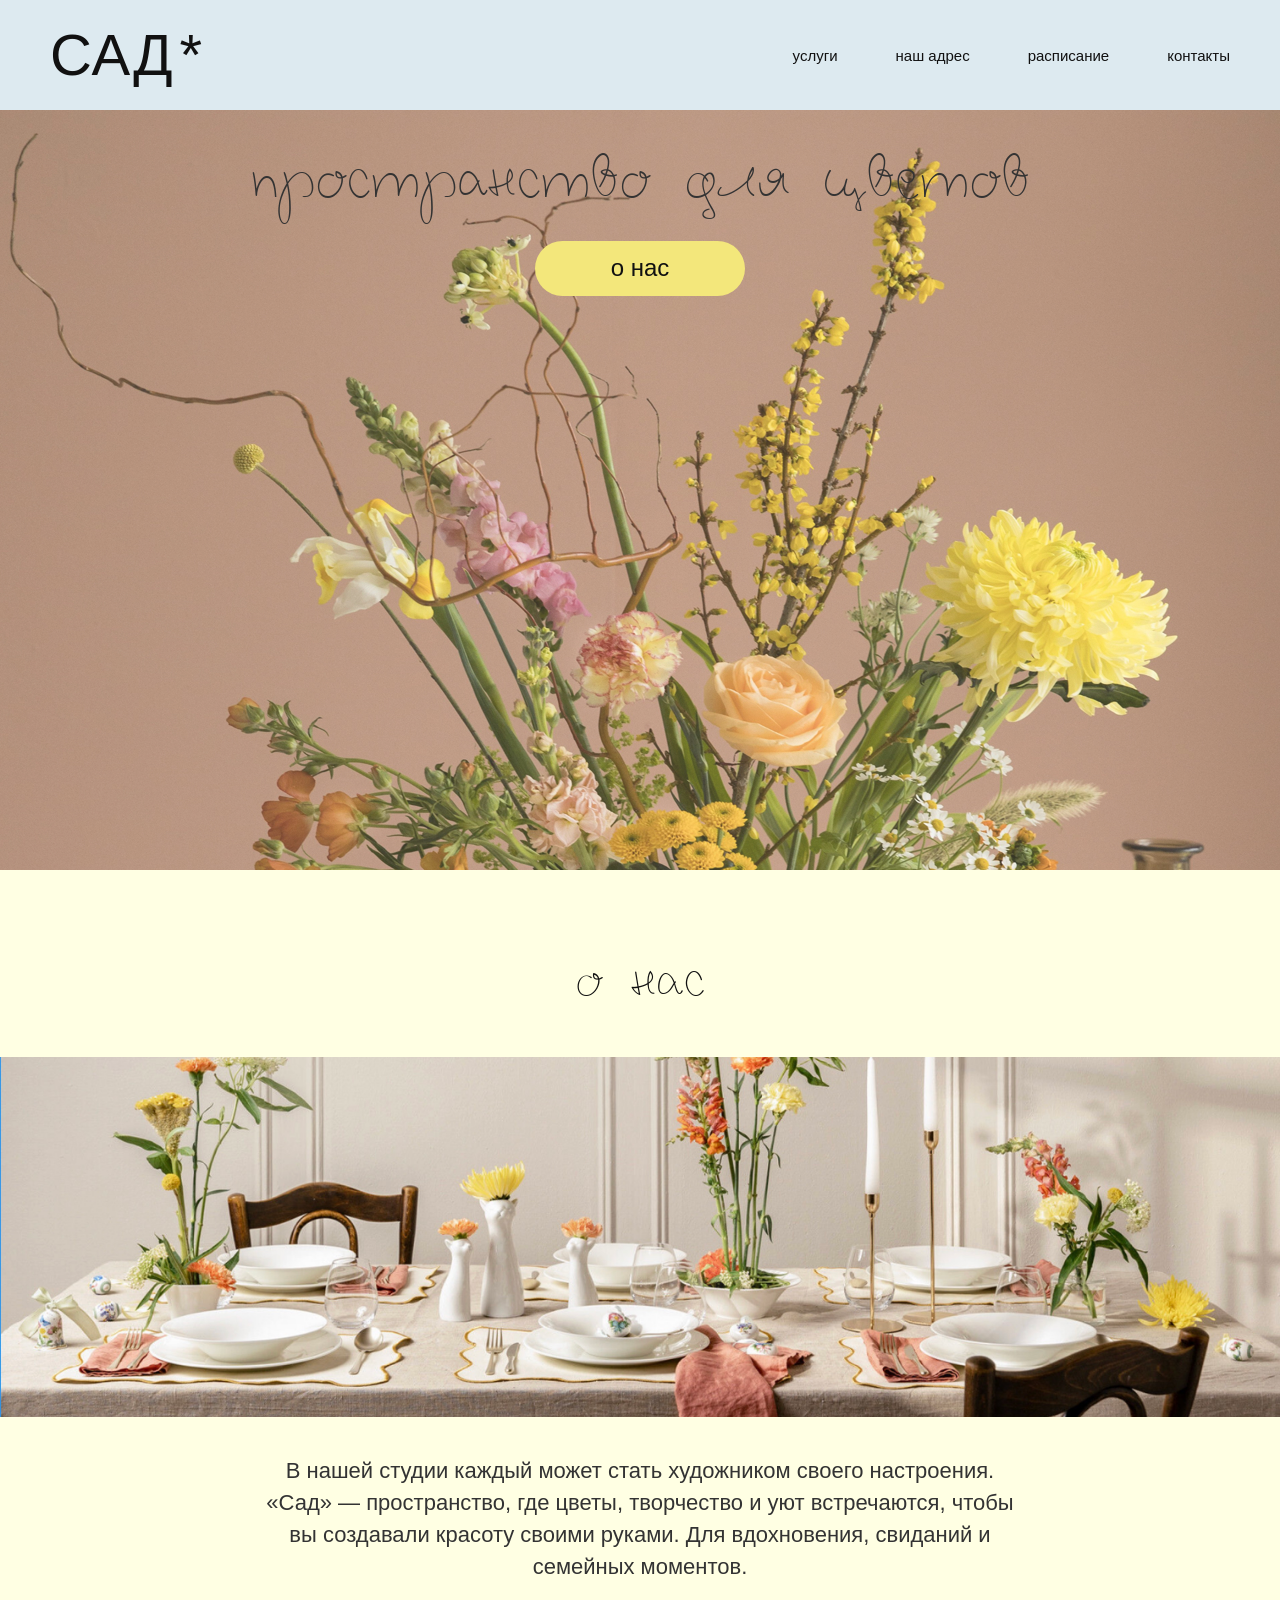
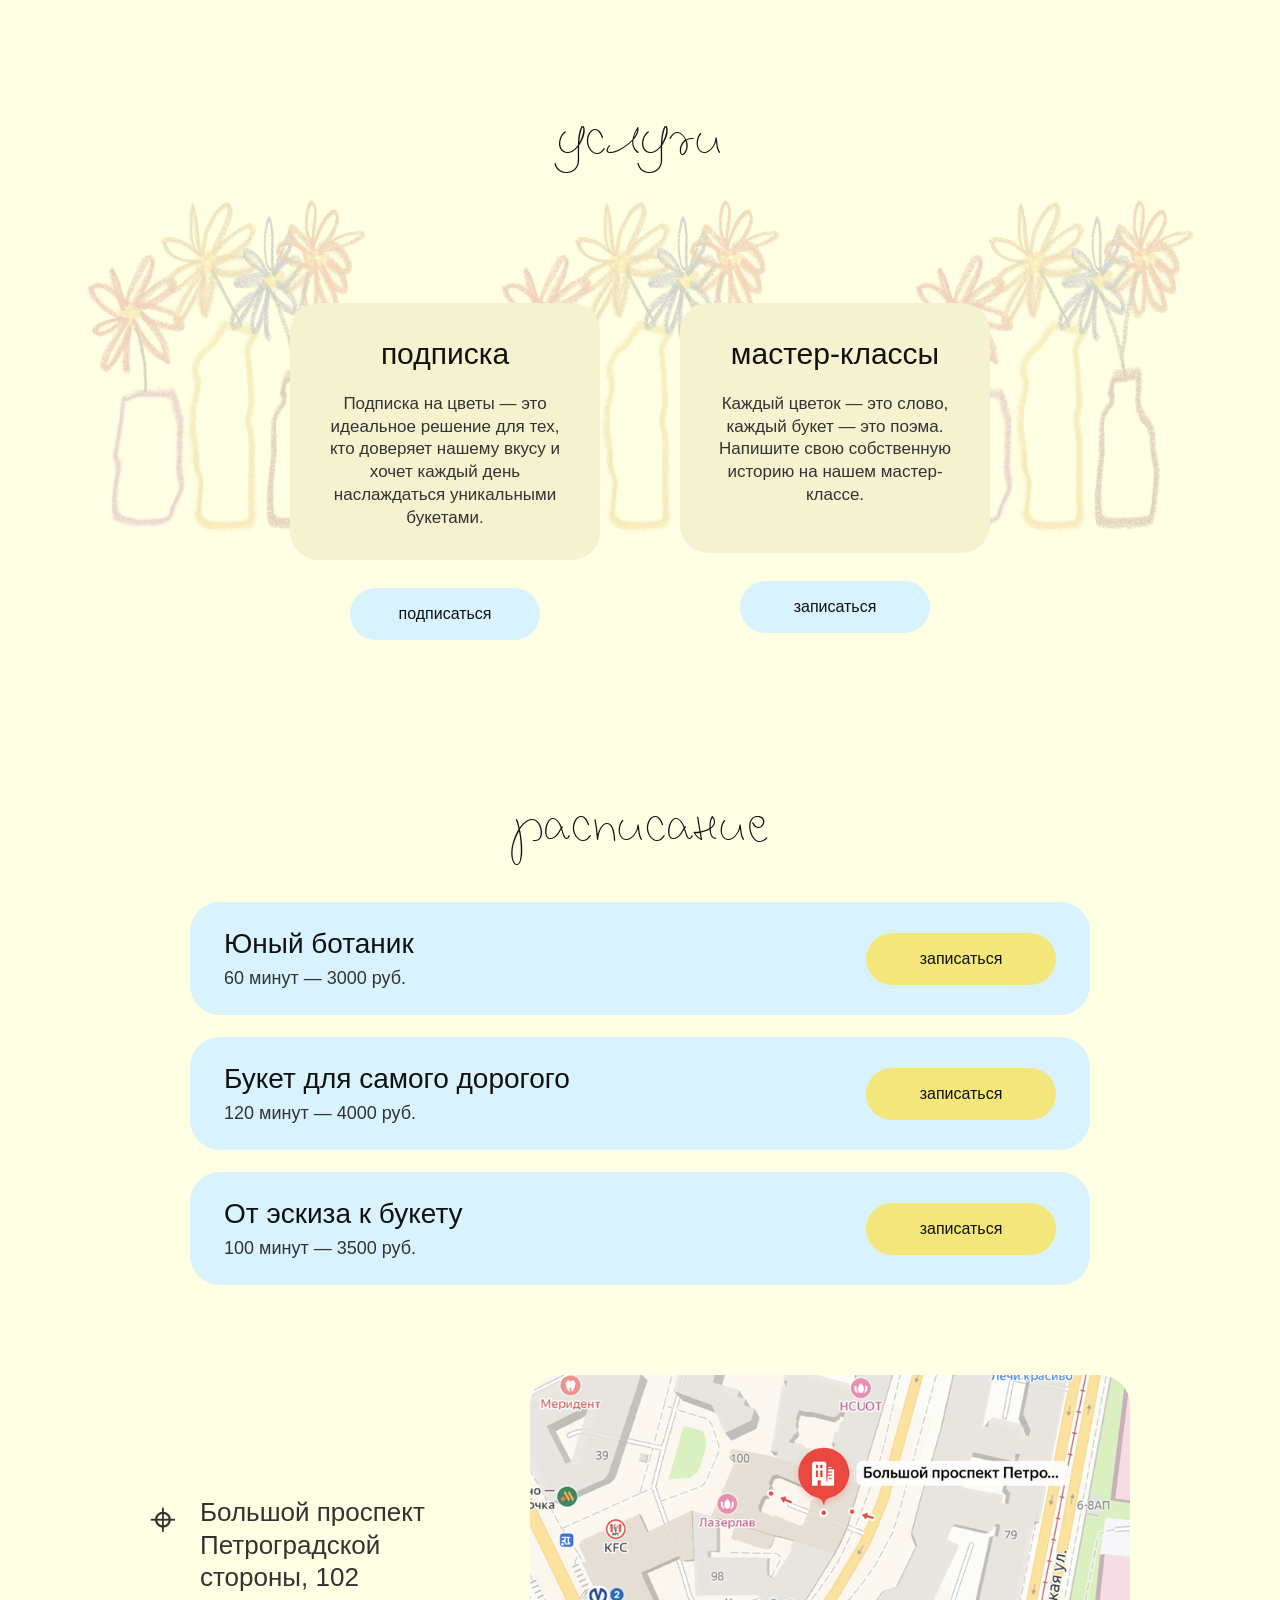
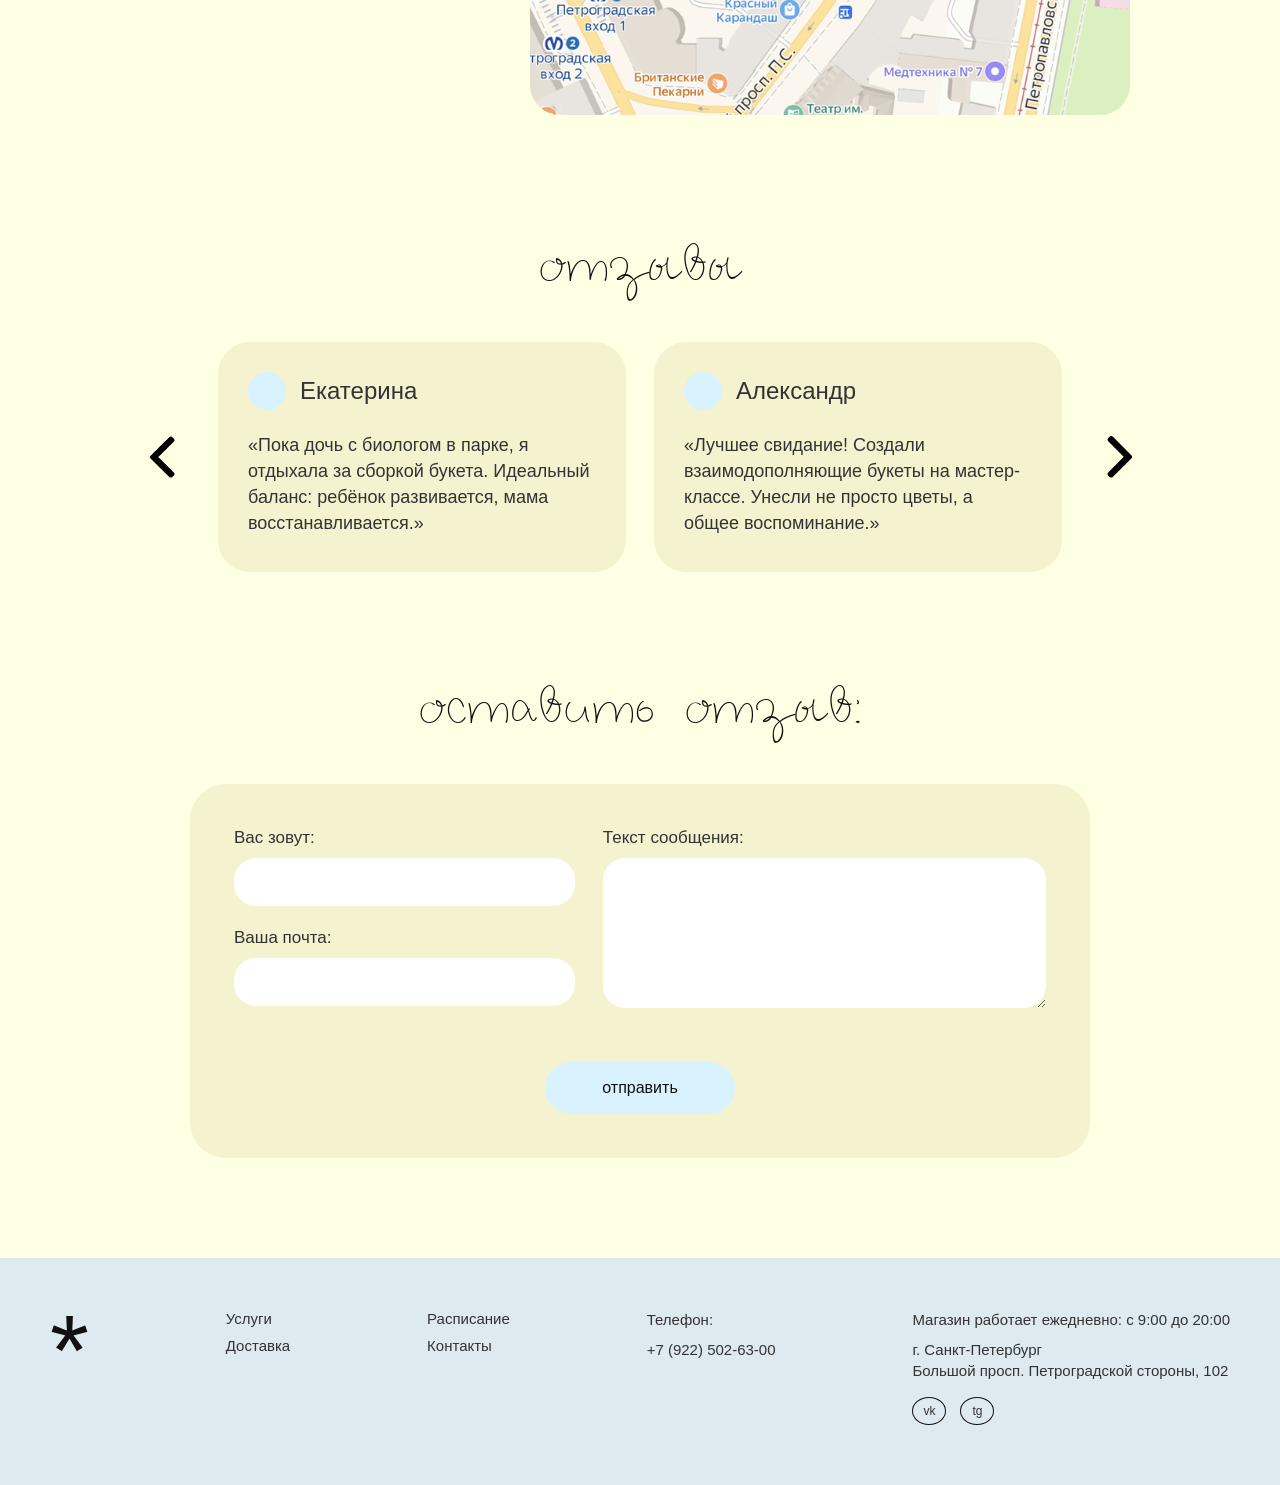
<file: index.html>
<!DOCTYPE html>
<html lang="ru">
<head>
  <meta charset="UTF-8">
  <meta name="viewport" content="width=device-width, initial-scale=1.0">
  <title>САД* — пространство для цветов</title>
  <link rel="stylesheet" href="style.css">
</head>

<body>

  <header class="header">
    <div class="container header__inner">
      <a class="logo" href="index.html">САД<span>*</span></a>

      <nav class="nav">
        <a href="master-classes.html">услуги</a>
        <a href="contacts.html">наш адрес</a>
        <a href="schedule.html">расписание</a>
        <a href="contacts.html">контакты</a>
      </nav>
    </div>
  </header>

  <main>

    <section class="hero">
      <img class="hero__image" src="images/main-hero.jpg" alt="Цветочная композиция">

      <div class="hero__content">
        <h1>пространство для цветов</h1>
        <a class="hero__button" href="#about">о нас</a>
      </div>
    </section>

    <section class="about" id="about">
      <h2 class="section-title">о нас</h2>

      <img class="about__image" src="images/about.jpg" alt="Цветочная сервировка">

      <p class="about__text">
        В нашей студии каждый может стать художником своего настроения. «Сад» — пространство,
        где цветы, творчество и уют встречаются, чтобы вы создавали красоту своими руками.
        Для вдохновения, свиданий и семейных моментов.
      </p>
    </section>

    <section class="services-preview" id="services">
  <h2 class="section-title">услуги</h2>

  <div class="services-preview__bg">

    <article class="service-small-card">
      <div class="service-small-card__box">
        <h3>подписка</h3>
        <p>
          Подписка на цветы — это идеальное решение для тех,
          кто доверяет нашему вкусу и хочет каждый день наслаждаться
          уникальными букетами.
        </p>
      </div>

      <a class="button button--yellow" href="subscriptions.html">
        подписаться
      </a>
    </article>

    <article class="service-small-card">
      <div class="service-small-card__box">
        <h3>мастер-классы</h3>
        <p>
          Каждый цветок — это слово, каждый букет — это поэма.
          Напишите свою собственную историю на нашем мастер-классе.
        </p>
      </div>

      <a class="button button--yellow" href="master-classes.html">
        записаться
      </a>
    </article>

  </div>
</section>

    <section class="schedule-preview">
      <h2 class="section-title">расписание</h2>

      <div class="schedule-list">

        <article class="schedule-item">
          <div>
            <h3>Юный ботаник</h3>
            <p>60 минут — 3000 руб.</p>
          </div>
          <button class="button button--yellow js-open-modal" data-service="Юный ботаник">
            записаться
          </button>
        </article>

        <article class="schedule-item">
          <div>
            <h3>Букет для самого дорогого</h3>
            <p>120 минут — 4000 руб.</p>
          </div>
          <button class="button button--yellow js-open-modal" data-service="Букет для самого дорогого">
            записаться
          </button>
        </article>

        <article class="schedule-item">
          <div>
            <h3>От эскиза к букету</h3>
            <p>100 минут — 3500 руб.</p>
          </div>
          <button class="button button--yellow js-open-modal" data-service="От эскиза к букету">
            записаться
          </button>
        </article>

      </div>
    </section>

    <section class="location-preview">
      <div class="location-preview__address">
        <span class="location-icon">⌖</span>
        <p>
          Большой проспект<br>
          Петроградской<br>
          стороны, 102
        </p>
      </div>

      <img class="location-preview__map" src="images/map.png" alt="Карта">
    </section>

    <section class="reviews">
  <h2 class="section-title">отзывы</h2>

  <div class="reviews__inner">
  <button class="reviews__arrow reviews__arrow--prev" type="button" aria-label="Предыдущий отзыв">
  <img src="images/arrow-left.png" alt="">
</button>

<div class="reviews__cards" id="reviewsCards"></div>

<button class="reviews__arrow reviews__arrow--next" type="button" aria-label="Следующий отзыв">
  <img src="images/arrow-right.png" alt="">
</button>
  </div>
</section>

    <section class="feedback">
      <h2 class="section-title">оставить отзыв:</h2>

      <form class="feedback-form">
        <div class="feedback-form__left">
          <label>
            Вас зовут:
            <input type="text">
          </label>

          <label>
            Ваша почта:
            <input type="email">
          </label>
        </div>

        <label class="feedback-form__message">
          Текст сообщения:
          <textarea></textarea>
        </label>

        <button class="button button--yellow" type="submit">отправить</button>
      </form>
    </section>

  </main>

  <footer class="footer">
    <div class="container footer__inner">
      <div class="footer__star">*</div>

      <div class="footer__links">
        <a href="master-classes.html">Услуги</a>
        <a href="contacts.html">Доставка</a>
      </div>

      <div class="footer__links">
        <a href="schedule.html">Расписание</a>
        <a href="contacts.html">Контакты</a>
      </div>

      <div class="footer__phone">
        <p>Телефон:</p>
        <a href="tel:+79225026300">+7 (922) 502-63-00</a>
      </div>

      <div class="footer__address">
        <p>Магазин работает ежедневно: с 9:00 до 20:00</p>
        <p>г. Санкт-Петербург<br>Большой просп. Петроградской стороны, 102</p>

        <div class="socials">
          <a href="#">vk</a>
          <a href="#">tg</a>
        </div>
      </div>
    </div>
  </footer>

  <div class="modal" id="signupModal">
    <div class="modal__window">
      <button class="modal__close" type="button">×</button>

      <h2>записаться</h2>

      <form class="modal-form">
        <label>
          Ваше имя:
          <input type="text" required>
        </label>

        <label>
          Телефон:
          <input type="tel" required>
        </label>

        <label>
          Почта:
          <input type="email">
        </label>

        <label>
          Услуга:
          <input class="modal-service-input" type="text" readonly>
        </label>

        <label>
          Комментарий:
          <textarea></textarea>
        </label>

        <button class="button button--yellow" type="submit">отправить</button>
      </form>
    </div>
  </div>

  <script src="script.js"></script>
</body>
</html>
</file>
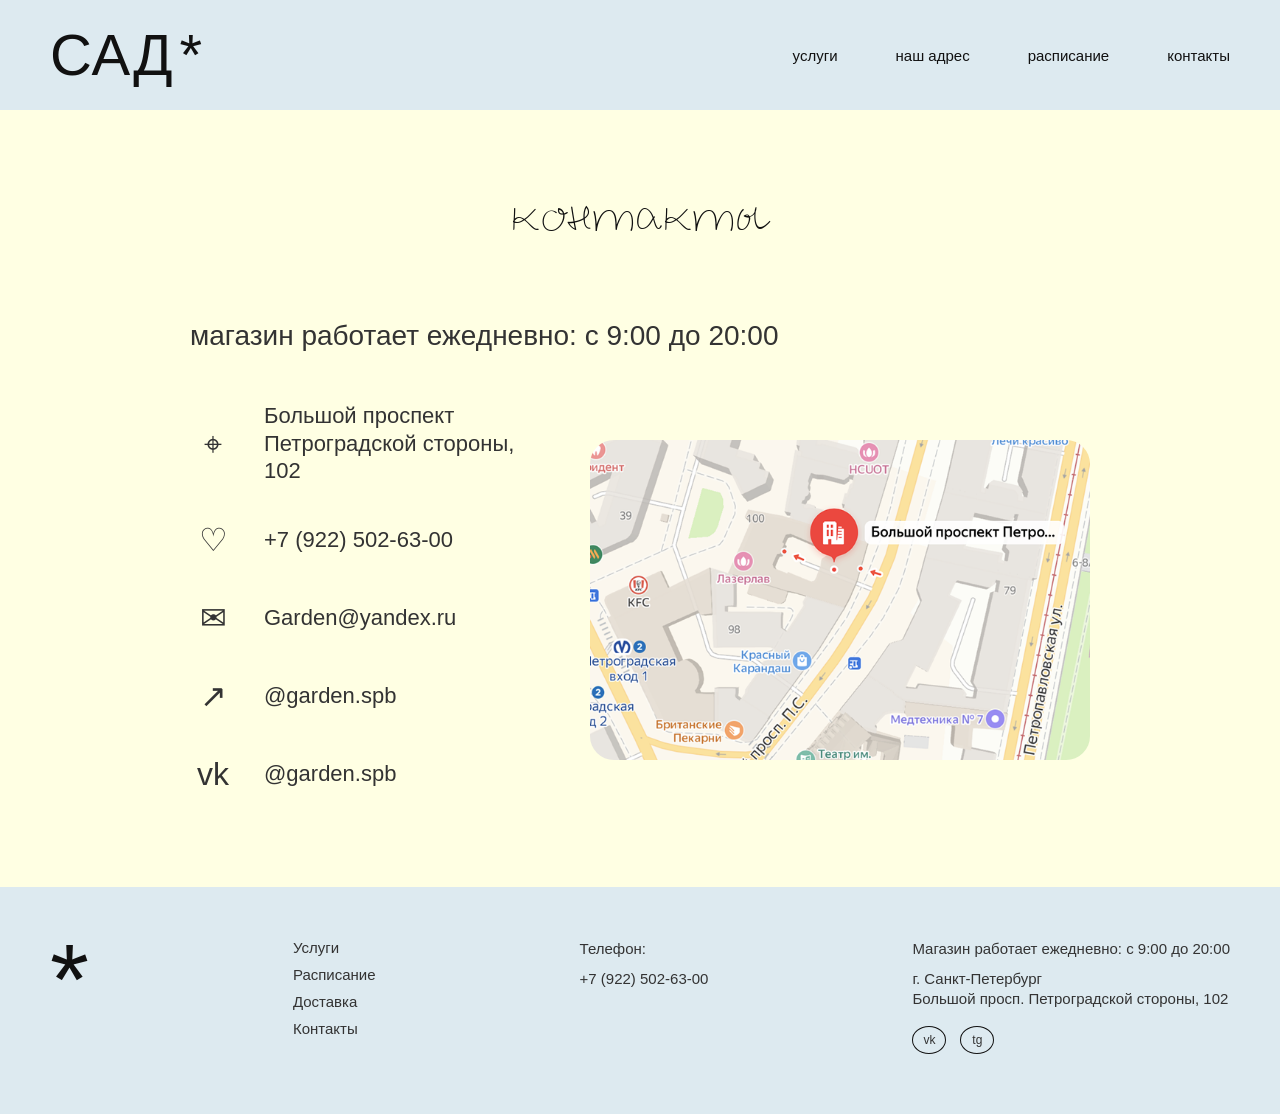
<file: contacts.html>
<!DOCTYPE html>
<html lang="ru">
<head>
  <meta charset="UTF-8">
  <meta name="viewport" content="width=device-width, initial-scale=1.0">
  <title>САД* — контакты</title>
  <link rel="stylesheet" href="style.css">
</head>

<body>
  <header class="header">
    <div class="container header__inner">
      <a class="logo" href="index.html">САД<span>*</span></a>

      <nav class="nav">
        <a href="master-classes.html">услуги</a>
        <a href="contacts.html">наш адрес</a>
        <a href="index.html#schedule">расписание</a>
        <a href="contacts.html">контакты</a>
      </nav>
    </div>
  </header>

  <main class="contacts-page">
    <section class="contacts-section">
      <div class="container">

        <h1 class="contacts-title">контакты</h1>

        <p class="contacts-worktime">
          магазин работает ежедневно: с 9:00 до 20:00
        </p>

        <div class="contacts-content">
          <div class="contacts-list">

            <div class="contacts-item">
              <div class="contacts-icon">⌖</div>
              <p>
                Большой проспект<br>
                Петроградской стороны, 102
              </p>
            </div>

            <div class="contacts-item">
              <div class="contacts-icon">♡</div>
              <p>
                <a href="tel:+79225026300">+7 (922) 502-63-00</a>
              </p>
            </div>

            <div class="contacts-item">
              <div class="contacts-icon">✉</div>
              <p>
                <a href="mailto:Garden@yandex.ru">Garden@yandex.ru</a>
              </p>
            </div>

            <div class="contacts-item">
              <div class="contacts-icon">↗</div>
              <p>@garden.spb</p>
            </div>

            <div class="contacts-item">
              <div class="contacts-icon">vk</div>
              <p>@garden.spb</p>
            </div>

          </div>

          <div class="contacts-map">
            <img src="images/map.png" alt="Карта проезда к магазину САД">
          </div>
        </div>

      </div>
    </section>
  </main>

  <footer class="footer">
    <div class="container footer__inner">
      <div class="footer__star">*</div>

      <div class="footer__links">
        <a href="master-classes.html">Услуги</a>
        <a href="index.html#schedule">Расписание</a>
        <a href="contacts.html">Доставка</a>
        <a href="contacts.html">Контакты</a>
      </div>

      <div class="footer__phone">
        <p>Телефон:</p>
        <a href="tel:+79225026300">+7 (922) 502-63-00</a>
      </div>

      <div class="footer__address">
        <p>Магазин работает ежедневно: с 9:00 до 20:00</p>
        <p>г. Санкт-Петербург<br>Большой просп. Петроградской стороны, 102</p>

        <div class="socials">
          <a href="#" aria-label="ВКонтакте">vk</a>
          <a href="#" aria-label="Telegram">tg</a>
        </div>
      </div>
    </div>
  </footer>
</body>
</html>
</file>
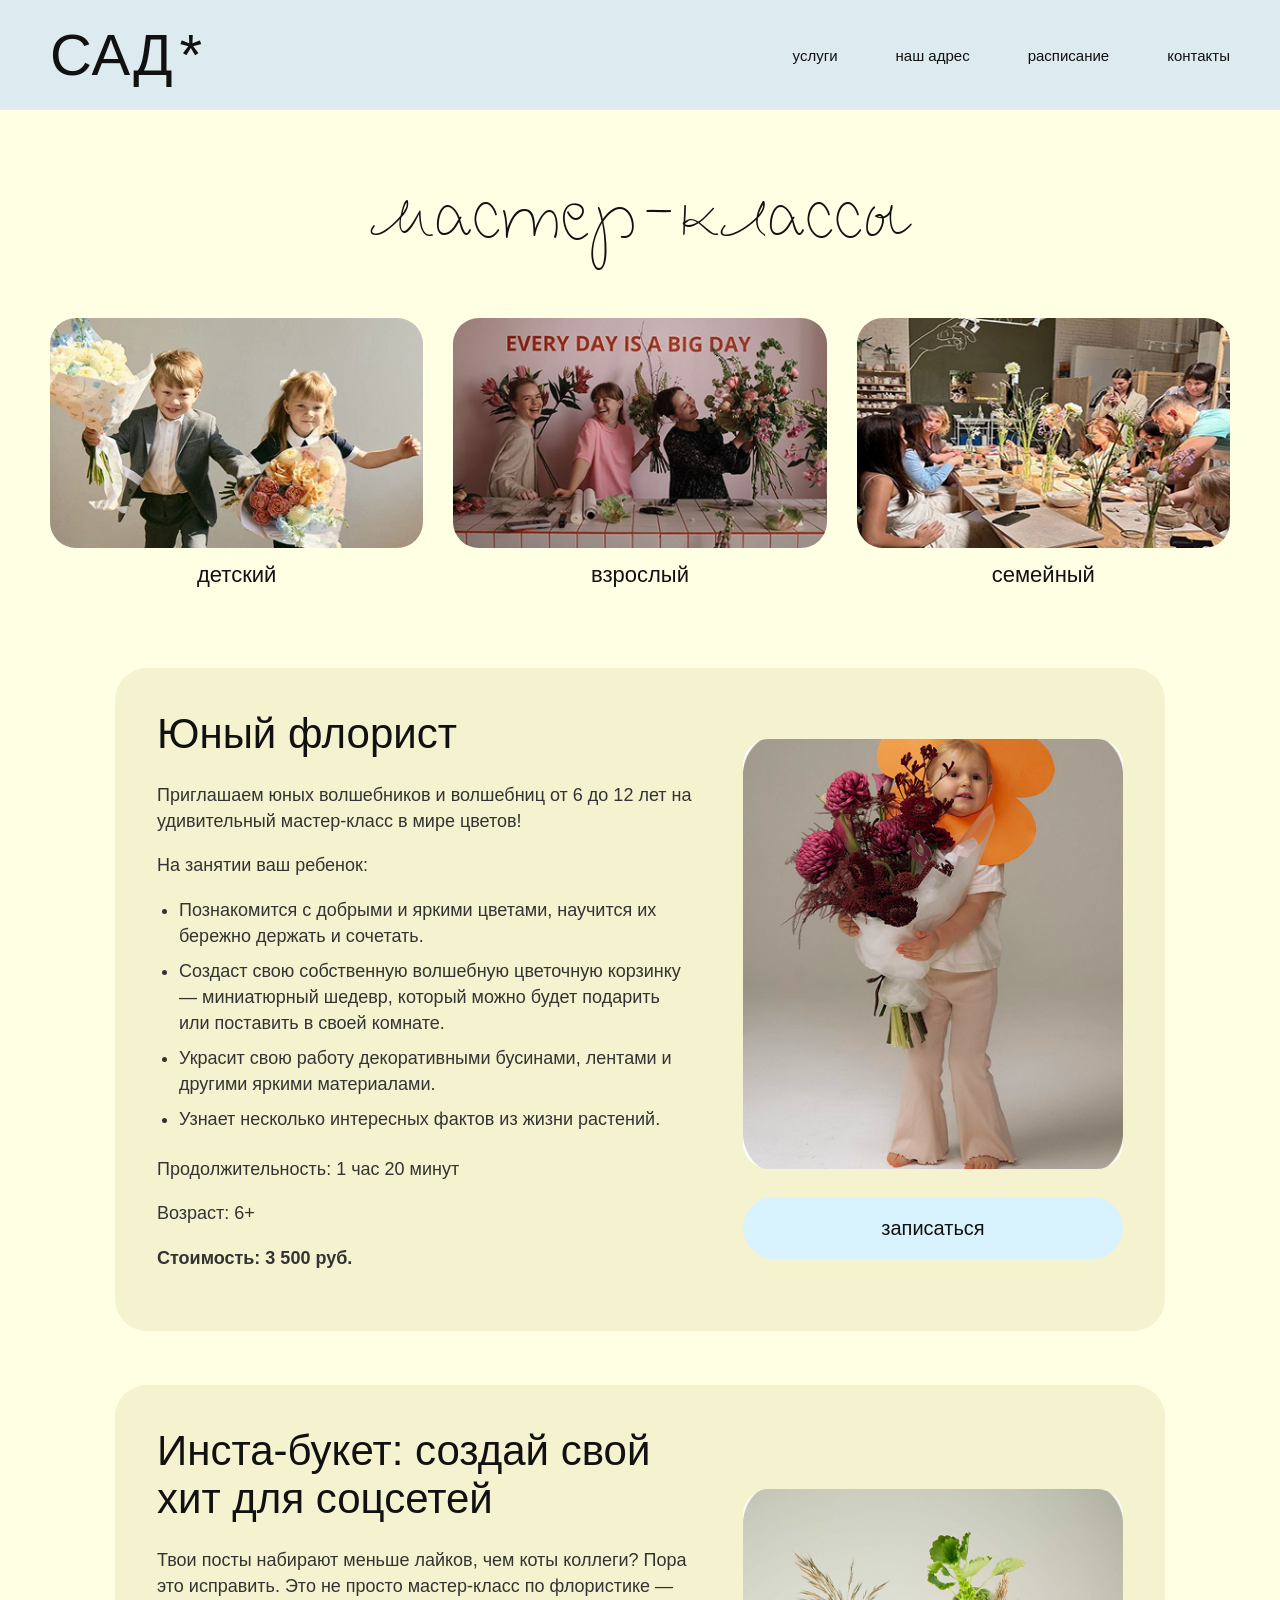
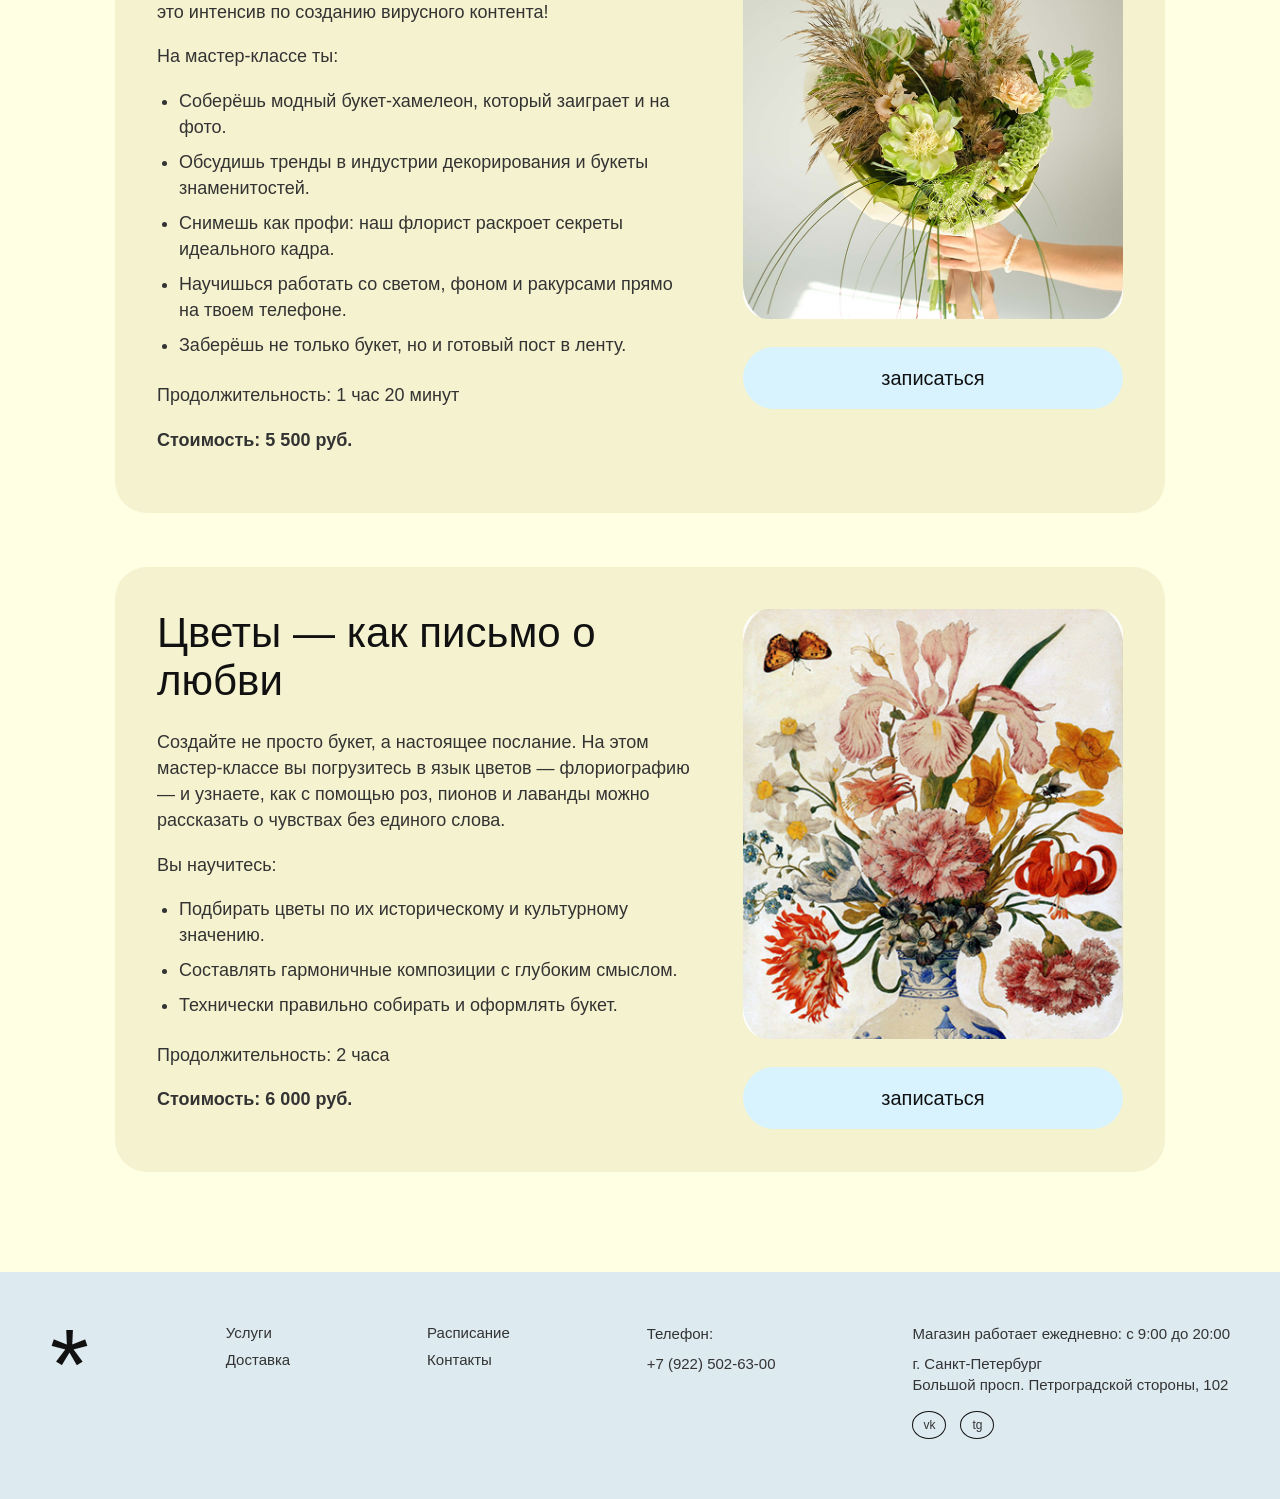
<file: master-classes.html>
<!DOCTYPE html>
<html lang="ru">
<head>
  <meta charset="UTF-8">
  <meta name="viewport" content="width=device-width, initial-scale=1.0">
  <title>САД* — мастер-классы</title>
  <link rel="stylesheet" href="style.css">
</head>

<body>

  <header class="header">
    <div class="container header__inner">
      <a class="logo" href="index.html">САД<span>*</span></a>

      <nav class="nav">
        <a href="master-classes.html">услуги</a>
        <a href="contacts.html">наш адрес</a>
        <a href="schedule.html">расписание</a>
        <a href="contacts.html">контакты</a>
      </nav>
    </div>
  </header>

  <main class="master-classes-page">

    <section class="mc-hero">
      <div class="container">
        <h1 class="mc-title">мастер-классы</h1>

        <div class="mc-categories">
          <article class="mc-category">
            <img src="images/kids.jpg" alt="Детский мастер-класс">
            <p>детский</p>
          </article>

          <article class="mc-category">
            <img src="images/adult.jpg" alt="Взрослый мастер-класс">
            <p>взрослый</p>
          </article>

          <article class="mc-category">
            <img src="images/family.jpg" alt="Семейный мастер-класс">
            <p>семейный</p>
          </article>
        </div>
      </div>
    </section>

    <section class="mc-cards">
      <div class="container">

        <article class="mc-card">
          <div class="mc-card__text">
            <h2>Юный флорист</h2>

            <p>
              Приглашаем юных волшебников и волшебниц от 6 до 12 лет
              на удивительный мастер-класс в мире цветов!
            </p>

            <p>На занятии ваш ребенок:</p>

            <ul>
              <li>Познакомится с добрыми и яркими цветами, научится их бережно держать и сочетать.</li>
              <li>Создаст свою собственную волшебную цветочную корзинку — миниатюрный шедевр, который можно будет подарить или поставить в своей комнате.</li>
              <li>Украсит свою работу декоративными бусинами, лентами и другими яркими материалами.</li>
              <li>Узнает несколько интересных фактов из жизни растений.</li>
            </ul>

            <p>Продолжительность: 1 час 20 минут</p>
            <p>Возраст: 6+</p>

            <p class="mc-card__price">Стоимость: 3 500 руб.</p>
          </div>

          <div class="mc-card__image">
            <img src="images/card1.jpg" alt="Юный флорист">

            <button class="button js-open-modal" type="button" data-service="Юный флорист">
              записаться
            </button>
          </div>
        </article>

        <article class="mc-card">
          <div class="mc-card__text">
            <h2>Инста-букет: создай свой хит для соцсетей</h2>

            <p>
              Твои посты набирают меньше лайков, чем коты коллеги?
              Пора это исправить. Это не просто мастер-класс по флористике —
              это интенсив по созданию вирусного контента!
            </p>

            <p>На мастер-классе ты:</p>

            <ul>
              <li>Соберёшь модный букет-хамелеон, который заиграет и на фото.</li>
              <li>Обсудишь тренды в индустрии декорирования и букеты знаменитостей.</li>
              <li>Снимешь как профи: наш флорист раскроет секреты идеального кадра.</li>
              <li>Научишься работать со светом, фоном и ракурсами прямо на твоем телефоне.</li>
              <li>Заберёшь не только букет, но и готовый пост в ленту.</li>
            </ul>

            <p>Продолжительность: 1 час 20 минут</p>

            <p class="mc-card__price">Стоимость: 5 500 руб.</p>
          </div>

          <div class="mc-card__image">
            <img src="images/card2.jpg" alt="Инста-букет">

            <button class="button js-open-modal" type="button" data-service="Инста-букет">
              записаться
            </button>
          </div>
        </article>

        <article class="mc-card">
          <div class="mc-card__text">
            <h2>Цветы — как письмо о любви</h2>

            <p>
              Создайте не просто букет, а настоящее послание.
              На этом мастер-классе вы погрузитесь в язык цветов — флориографию —
              и узнаете, как с помощью роз, пионов и лаванды можно рассказать
              о чувствах без единого слова.
            </p>

            <p>Вы научитесь:</p>

            <ul>
              <li>Подбирать цветы по их историческому и культурному значению.</li>
              <li>Составлять гармоничные композиции с глубоким смыслом.</li>
              <li>Технически правильно собирать и оформлять букет.</li>
            </ul>

            <p>Продолжительность: 2 часа</p>

            <p class="mc-card__price">Стоимость: 6 000 руб.</p>
          </div>

          <div class="mc-card__image">
            <img src="images/card3.jpg" alt="Цветы — как письмо о любви">

            <button class="button js-open-modal" type="button" data-service="Цветы — как письмо о любви">
              записаться
            </button>
          </div>
        </article>

      </div>
    </section>

  </main>

  <footer class="footer">
    <div class="container footer__inner">
      <div class="footer__star">*</div>

      <div class="footer__links">
        <a href="master-classes.html">Услуги</a>
        <a href="contacts.html">Доставка</a>
      </div>

      <div class="footer__links">
        <a href="schedule.html">Расписание</a>
        <a href="contacts.html">Контакты</a>
      </div>

      <div class="footer__phone">
        <p>Телефон:</p>
        <a href="tel:+79225026300">+7 (922) 502-63-00</a>
      </div>

      <div class="footer__address">
        <p>Магазин работает ежедневно: с 9:00 до 20:00</p>
        <p>г. Санкт-Петербург<br>Большой просп. Петроградской стороны, 102</p>

        <div class="socials">
          <a href="#" aria-label="ВКонтакте">vk</a>
          <a href="#" aria-label="Telegram">tg</a>
        </div>
      </div>
    </div>
  </footer>

  <div class="modal" id="signupModal">
    <div class="modal__window">
      <button class="modal__close" type="button">×</button>

      <h2>записаться</h2>

      <form class="modal-form">
        <label>
          Ваше имя:
          <input type="text" required>
        </label>

        <label>
          Телефон:
          <input type="tel" required>
        </label>

        <label>
          Почта:
          <input type="email">
        </label>

        <label>
          Услуга:
          <input class="modal-service-input" type="text" readonly>
        </label>

        <label>
          Комментарий:
          <textarea></textarea>
        </label>

        <button class="button" type="submit">отправить</button>
      </form>
    </div>
  </div>

  <script src="script.js"></script>

</body>
</html>
</file>
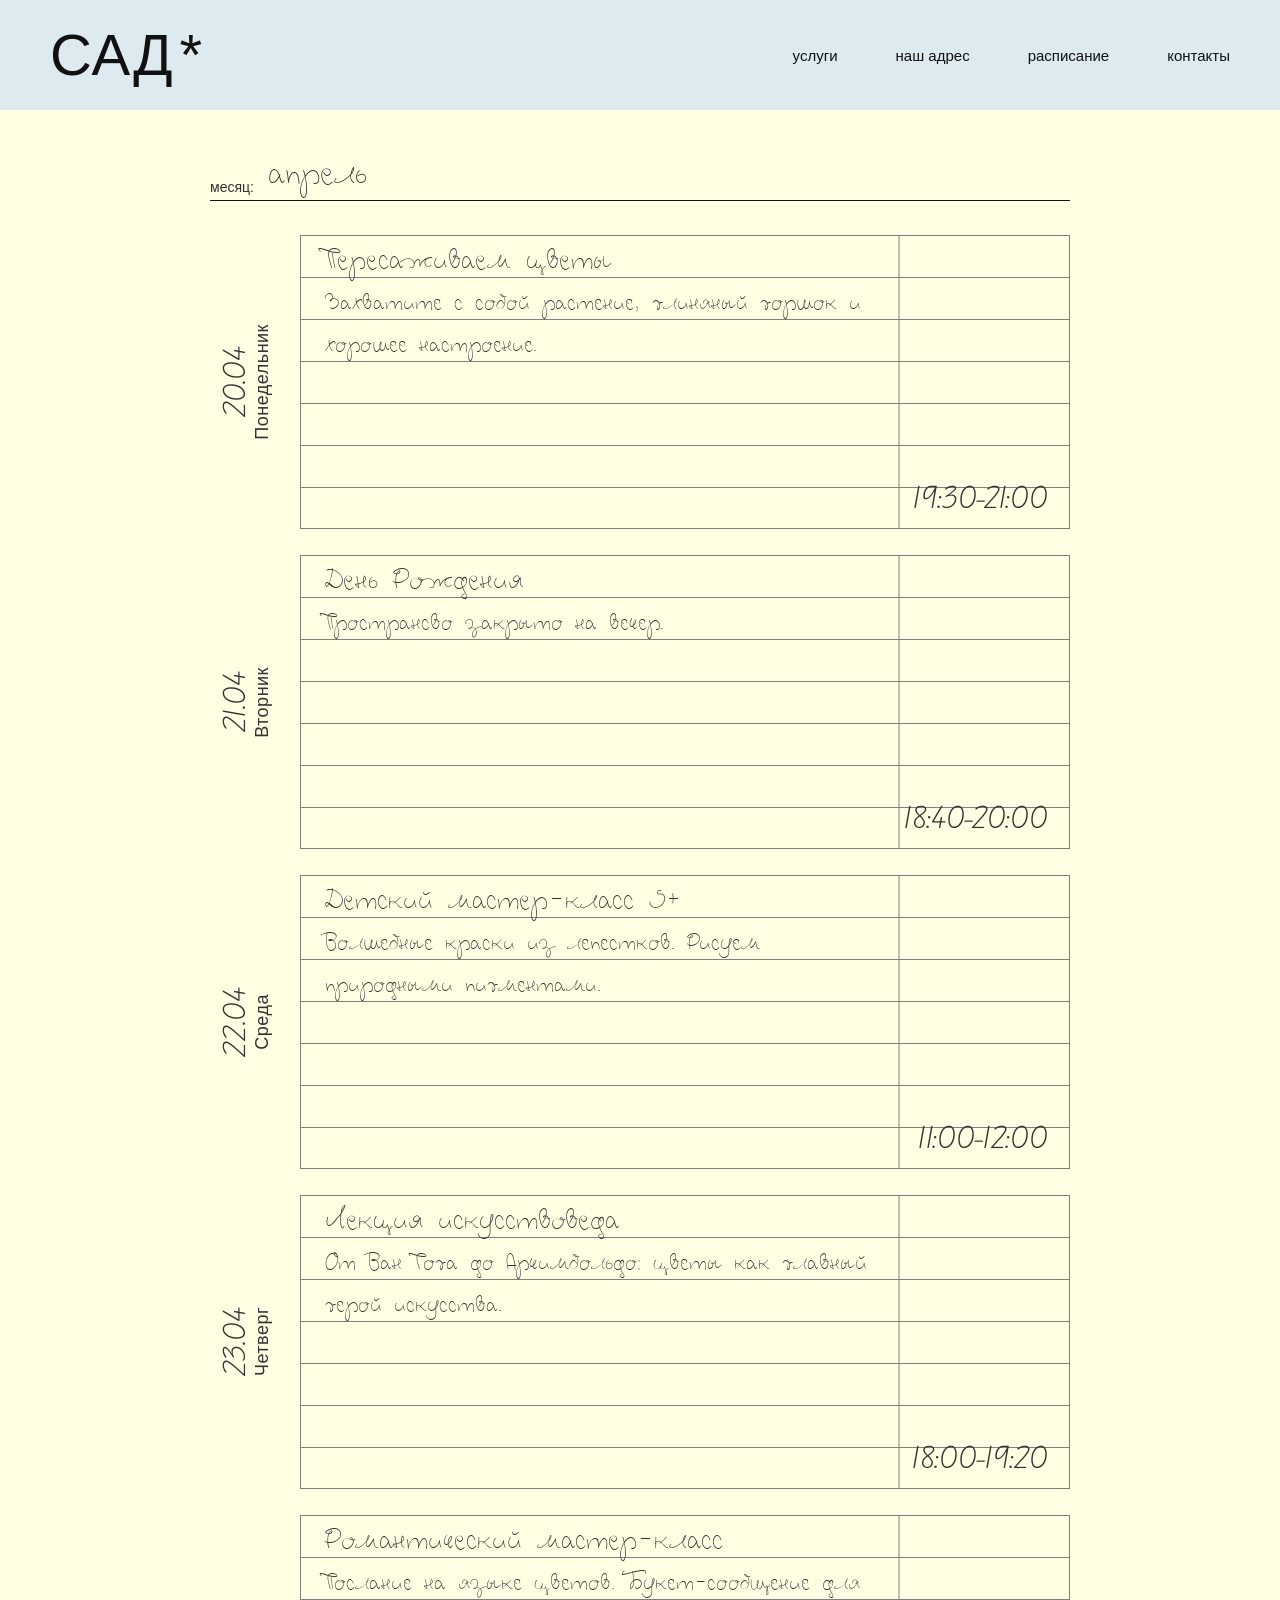
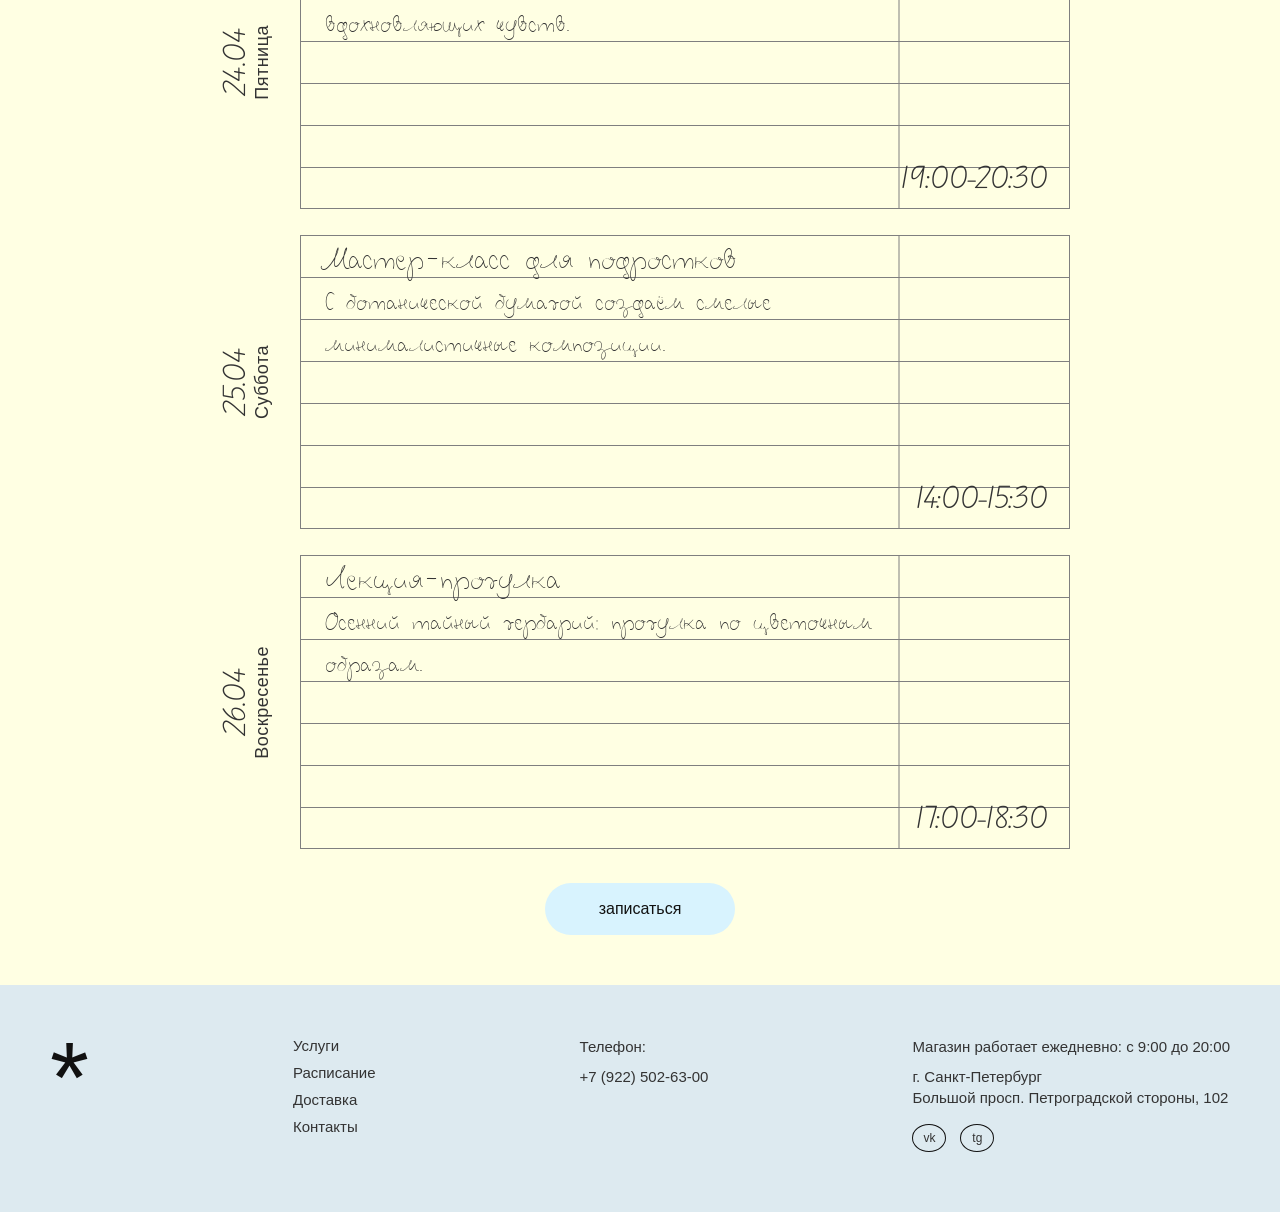
<file: schedule.html>
<!DOCTYPE html>
<html lang="ru">
<head>
  <meta charset="UTF-8">
  <meta name="viewport" content="width=device-width, initial-scale=1.0">
  <title>САД* — расписание</title>
  <link rel="stylesheet" href="style.css">
</head>

<body>
  <header class="header">
    <div class="container header__inner">
      <a class="logo" href="index.html">САД<span>*</span></a>

      <nav class="nav">
        <a href="master-classes.html">услуги</a>
<a href="contacts.html">наш адрес</a>
<a href="index.html#schedule">расписание</a>
<a href="contacts.html">контакты</a>
      </nav>
    </div>
  </header>

  <main class="main">
    <section class="schedule" id="schedule">
      <div class="container">

        <div class="schedule__top">
          <p class="month-label">месяц:</p>
          <h1 class="month-name">апрель</h1>
        </div>

        <div class="week">

          <article class="event-row">
            <div class="event-date">
              <span class="event-date__number">20.04</span>
              <span class="event-date__weekday">Понедельник</span>
            </div>

            <div class="event-card">
              <div class="event-card__content">
                <h2>Пересаживаем цветы</h2>
                <p>Захватите с собой растение, глиняный горшок и хорошее настроение.</p>
              </div>

              <div class="event-card__time">19:30–21:00</div>
            </div>
          </article>

          <article class="event-row">
            <div class="event-date">
              <span class="event-date__number">21.04</span>
              <span class="event-date__weekday">Вторник</span>
            </div>

            <div class="event-card">
              <div class="event-card__content">
                <h2>День Рождения</h2>
                <p>Пространсво закрыто на вечер.</p>
              </div>

              <div class="event-card__time">18:40–20:00</div>
            </div>
          </article>

          <article class="event-row">
            <div class="event-date">
              <span class="event-date__number">22.04</span>
              <span class="event-date__weekday">Среда</span>
            </div>

            <div class="event-card">
              <div class="event-card__content">
                <h2>Детский мастер-класс 5+</h2>
                <p>Волшебные краски из лепестков. Рисуем природными пигментами.</p>
              </div>

              <div class="event-card__time">11:00–12:00</div>
            </div>
          </article>

          <article class="event-row">
            <div class="event-date">
              <span class="event-date__number">23.04</span>
              <span class="event-date__weekday">Четверг</span>
            </div>

            <div class="event-card">
              <div class="event-card__content">
                <h2>Лекция искусствоведа</h2>
                <p>От Ван Гога до Арчимбольдо: цветы как главный герой искусства.</p>
              </div>

              <div class="event-card__time">18:00–19:20</div>
            </div>
          </article>

          <article class="event-row">
            <div class="event-date">
              <span class="event-date__number">24.04</span>
              <span class="event-date__weekday">Пятница</span>
            </div>

            <div class="event-card">
              <div class="event-card__content">
                <h2>Романтический мастер-класс</h2>
                <p>Послание на языке цветов. Букет-сообщение для вдохновляющих чувств.</p>
              </div>

              <div class="event-card__time">19:00–20:30</div>
            </div>
          </article>

          <article class="event-row">
            <div class="event-date">
              <span class="event-date__number">25.04</span>
              <span class="event-date__weekday">Суббота</span>
            </div>

            <div class="event-card">
              <div class="event-card__content">
                <h2>Мастер-класс для подростков</h2>
                <p>С ботанической бумагой создаём смелые минималистичные композиции.</p>
              </div>

              <div class="event-card__time">14:00–15:30</div>
            </div>
          </article>

          <article class="event-row">
            <div class="event-date">
              <span class="event-date__number">26.04</span>
              <span class="event-date__weekday">Воскресенье</span>
            </div>

            <div class="event-card">
              <div class="event-card__content">
                <h2>Лекция-прогулка</h2>
                <p>Осенний тайный гербарий: прогулка по цветочным образам.</p>
              </div>

              <div class="event-card__time">17:00–18:30</div>
            </div>
          </article>

        </div>

       <div class="signup-block" id="signup">
  <button 
    class="button js-open-modal" 
    type="button" 
    data-service="Запись на мероприятие из расписания"
  >
    записаться
  </button>
</div>

      </div>
    </section>
  </main>

  <footer class="footer" id="contacts">
    <div class="container footer__inner">
      <div class="footer__star">*</div>

      <div class="footer__links">
        <a href="#signup">Услуги</a>
        <a href="#schedule">Расписание</a>
        <a href="#address">Доставка</a>
        <a href="#contacts">Контакты</a>
      </div>

      <div class="footer__phone">
        <p>Телефон:</p>
        <a href="tel:+79225026300">+7 (922) 502-63-00</a>
      </div>

      <div class="footer__address" id="address">
        <p>Магазин работает ежедневно: с 9:00 до 20:00</p>
        <p>г. Санкт-Петербург<br>Большой просп. Петроградской стороны, 102</p>

        <div class="socials">
          <a href="#" aria-label="ВКонтакте">vk</a>
          <a href="#" aria-label="Telegram">tg</a>
        </div>
      </div>
    </div>
  </footer>
  
<div class="modal" id="signupModal">
  <div class="modal__window">

    <button class="modal__close" type="button">
      ×
    </button>

    <h2>записаться</h2>

    <form class="modal-form">

      <label>
        Ваше имя:
        <input type="text" required>
      </label>

      <label>
        Телефон:
        <input type="tel" required>
      </label>

      <label>
        Почта:
        <input type="email">
      </label>

      <label>
        Услуга:
        <input
          class="modal-service-input"
          type="text"
          readonly
        >
      </label>

      <label>
        Комментарий:
        <textarea></textarea>
      </label>

      <button class="button" type="submit">
        отправить
      </button>

    </form>
  </div>
</div>

<script src="script.js"></script>

</body>
</html>
</file>
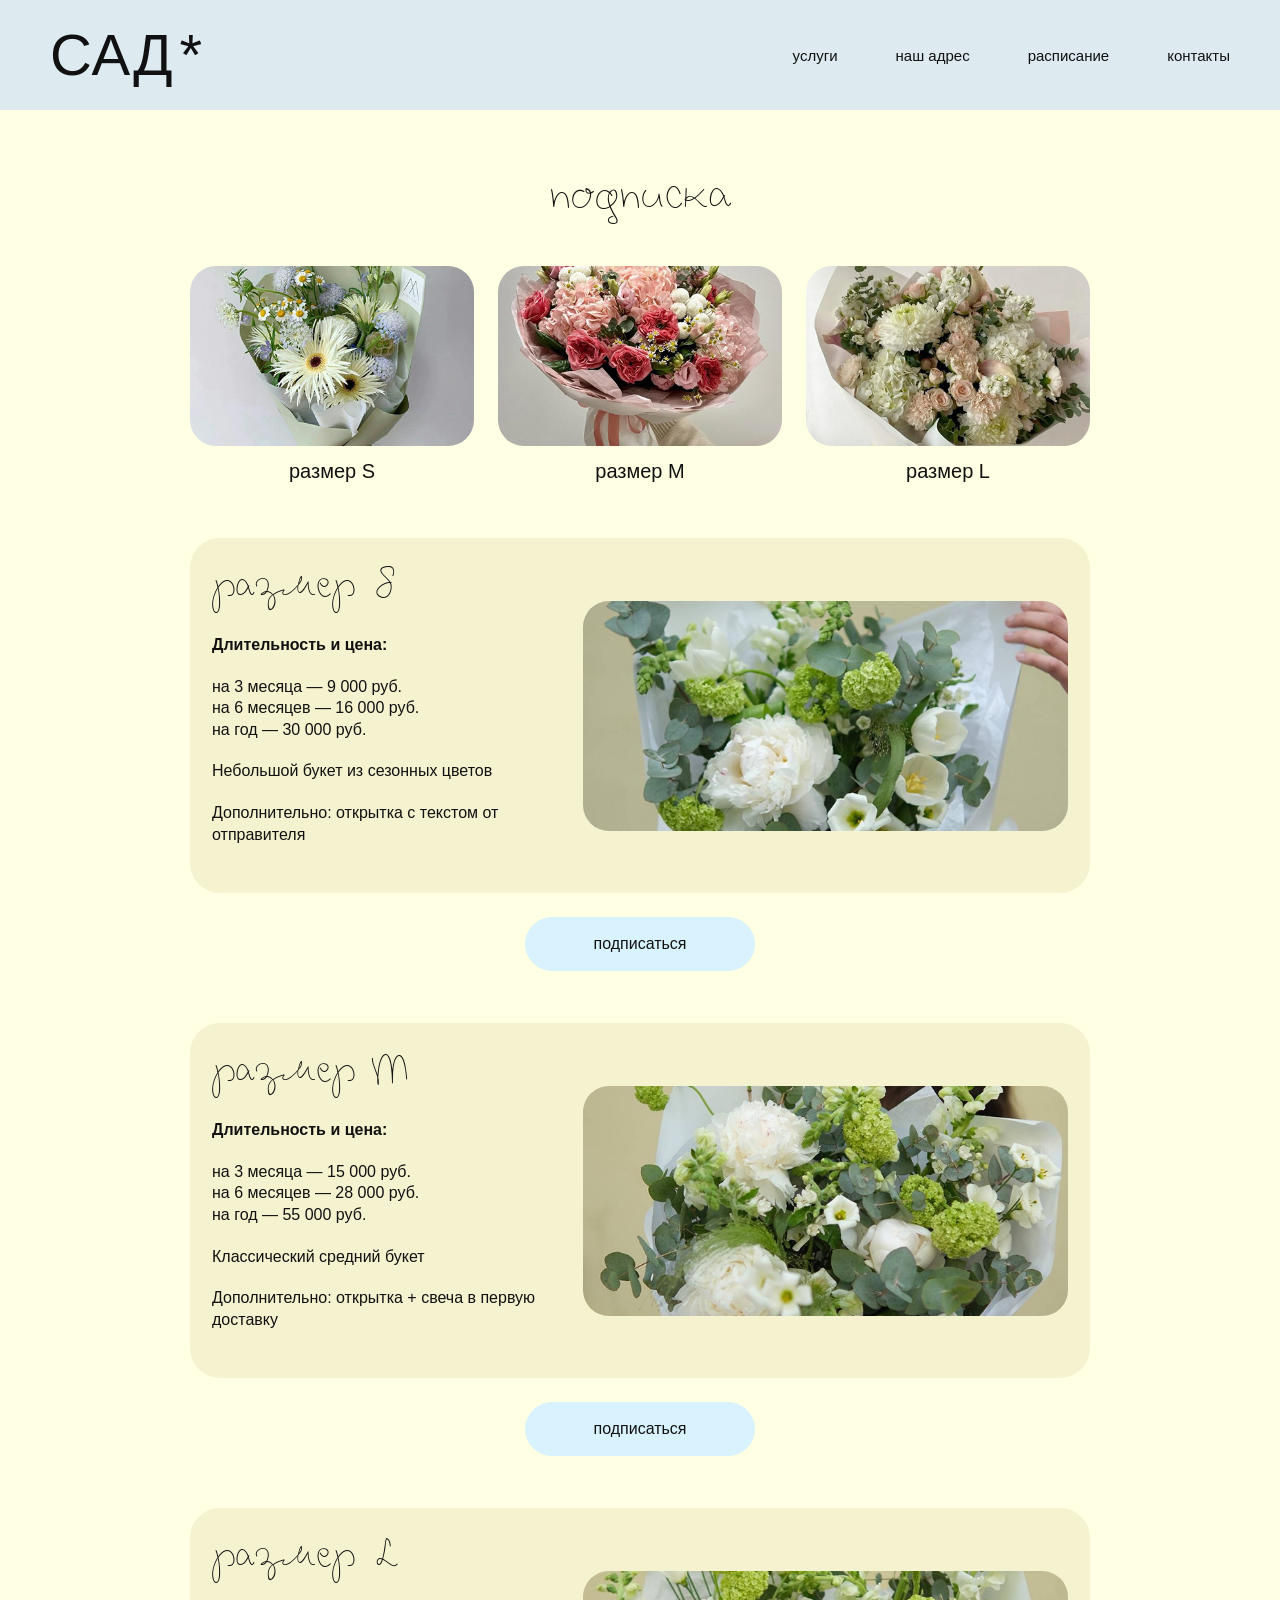
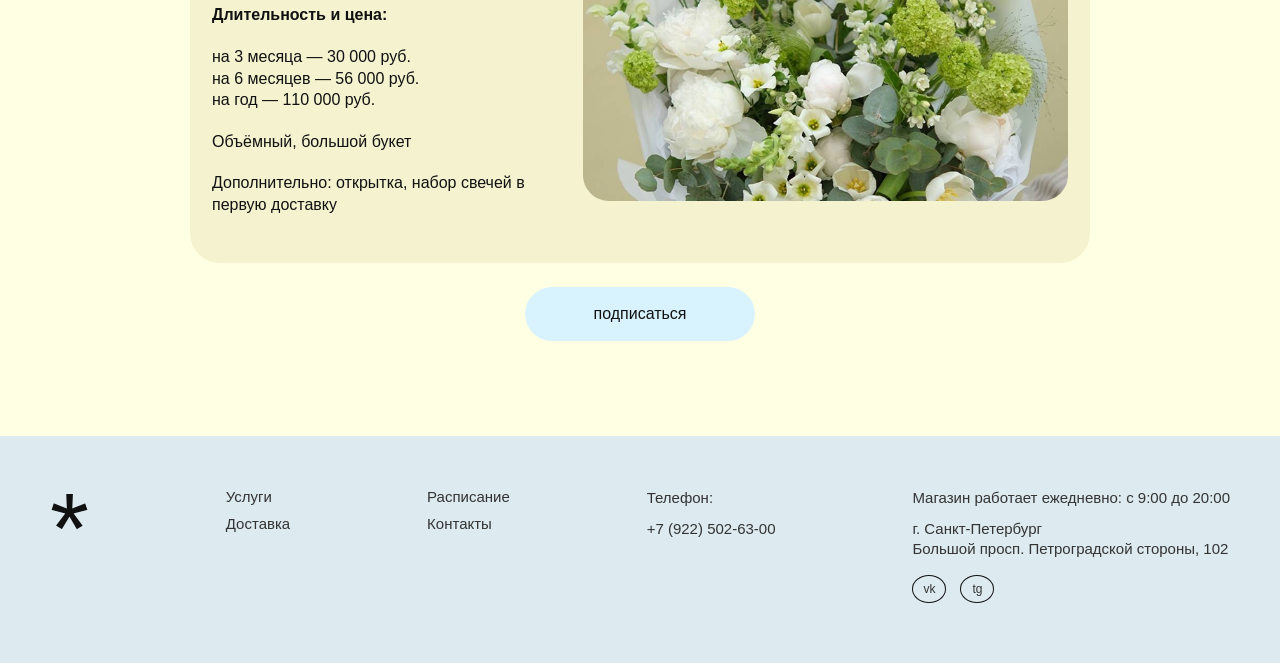
<file: subscriptions.html>
<!DOCTYPE html>
<html lang="ru">
<head>
  <meta charset="UTF-8">
  <meta name="viewport" content="width=device-width, initial-scale=1.0">
  <title>САД* — подписка</title>
  <link rel="stylesheet" href="style.css">
</head>

<body>

  <header class="header">
    <div class="container header__inner">
      <a class="logo" href="index.html">САД<span>*</span></a>

      <nav class="nav">
        <a href="master-classes.html">услуги</a>
        <a href="contacts.html">наш адрес</a>
        <a href="schedule.html">расписание</a>
        <a href="contacts.html">контакты</a>
      </nav>
    </div>
  </header>

  <main class="subscription-page">

    <section class="subscription-intro">
      <div class="container">
        <h1 class="subscription-title">подписка</h1>

        <div class="subscription-sizes">
          <article class="subscription-size">
            <img src="images/subscription-preview-s.jpg" alt="Букет размера S">
            <p>размер S</p>
          </article>

          <article class="subscription-size">
            <img src="images/subscription-preview-m.jpg" alt="Букет размера M">
            <p>размер M</p>
          </article>

          <article class="subscription-size">
            <img src="images/subscription-preview-l.jpg" alt="Букет размера L">
            <p>размер L</p>
          </article>
        </div>
      </div>
    </section>

    <section class="subscription-list">
      <div class="container">

        <article class="subscription-card">
          <div class="subscription-card__text">
            <h2>размер S</h2>

            <p class="subscription-card__subtitle">Длительность и цена:</p>

            <p>
              на 3 месяца — 9 000 руб.<br>
              на 6 месяцев — 16 000 руб.<br>
              на год — 30 000 руб.
            </p>

            <p>Небольшой букет из сезонных цветов</p>

            <p>
              Дополнительно: открытка с текстом от отправителя
            </p>
          </div>

          <div class="subscription-card__image">
            <img src="images/subscription-s.jpg" alt="Подписка размер S">
          </div>
        </article>

        <div class="subscription-button-row">
          <button 
            class="button button--yellow js-open-modal" 
            type="button" 
            data-service="Подписка размер S"
          >
            подписаться
          </button>
        </div>

        <article class="subscription-card">
          <div class="subscription-card__text">
            <h2>размер M</h2>

            <p class="subscription-card__subtitle">Длительность и цена:</p>

            <p>
              на 3 месяца — 15 000 руб.<br>
              на 6 месяцев — 28 000 руб.<br>
              на год — 55 000 руб.
            </p>

            <p>Классический средний букет</p>

            <p>
              Дополнительно: открытка + свеча в первую доставку
            </p>
          </div>

          <div class="subscription-card__image">
            <img src="images/subscription-m.jpg" alt="Подписка размер M">
          </div>
        </article>

        <div class="subscription-button-row">
          <button 
            class="button button--yellow js-open-modal" 
            type="button" 
            data-service="Подписка размер M"
          >
            подписаться
          </button>
        </div>

        <article class="subscription-card">
          <div class="subscription-card__text">
            <h2>размер L</h2>

            <p class="subscription-card__subtitle">Длительность и цена:</p>

            <p>
              на 3 месяца — 30 000 руб.<br>
              на 6 месяцев — 56 000 руб.<br>
              на год — 110 000 руб.
            </p>

            <p>Объёмный, большой букет</p>

            <p>
              Дополнительно: открытка, набор свечей в первую доставку
            </p>
          </div>

          <div class="subscription-card__image">
            <img src="images/subscription-l.jpg" alt="Подписка размер L">
          </div>
        </article>

        <div class="subscription-button-row">
          <button 
            class="button button--yellow js-open-modal" 
            type="button" 
            data-service="Подписка размер L"
          >
            подписаться
          </button>
        </div>

      </div>
    </section>

  </main>

  <footer class="footer">
    <div class="container footer__inner">
      <div class="footer__star">*</div>

      <div class="footer__links">
        <a href="master-classes.html">Услуги</a>
        <a href="contacts.html">Доставка</a>
      </div>

      <div class="footer__links">
        <a href="schedule.html">Расписание</a>
        <a href="contacts.html">Контакты</a>
      </div>

      <div class="footer__phone">
        <p>Телефон:</p>
        <a href="tel:+79225026300">+7 (922) 502-63-00</a>
      </div>

      <div class="footer__address">
        <p>Магазин работает ежедневно: с 9:00 до 20:00</p>
        <p>г. Санкт-Петербург<br>Большой просп. Петроградской стороны, 102</p>

        <div class="socials">
          <a href="#" aria-label="ВКонтакте">vk</a>
          <a href="#" aria-label="Telegram">tg</a>
        </div>
      </div>
    </div>
  </footer>

  <div class="modal" id="signupModal">
    <div class="modal__window">
      <button class="modal__close" type="button">×</button>

      <h2>записаться</h2>

      <form class="modal-form">
        <label>
          Ваше имя:
          <input type="text" required>
        </label>

        <label>
          Телефон:
          <input type="tel" required>
        </label>

        <label>
          Почта:
          <input type="email">
        </label>

        <label>
          Услуга:
          <input class="modal-service-input" type="text" readonly>
        </label>

        <label>
          Комментарий:
          <textarea></textarea>
        </label>

        <button class="button button--yellow" type="submit">отправить</button>
      </form>
    </div>
  </div>

  <script src="script.js"></script>

</body>
</html>
</file>
<file: style.css>
@font-face {
  font-family: "Chickpeas";
  src: url("Chickpeas.ttf") format("truetype");
  font-weight: normal;
  font-style: normal;
}

@font-face {
  font-family: "Edu Hand";
  src: url("EduAUVICWANTH.ttf") format("truetype");
  font-weight: normal;
  font-style: normal;
}

:root {
  --bg: #ffffe3;
  --blue: #ddeaf0;
  --yellow: #f5f2cf;
  --button-blue: #d8f3fe;
  --text: #333333;
  --dark: #111111;

  --rows-count: 7;
  --row-height: 42px;
  --line-color: #7f7f7f;
  --border-color: #7f7f7f;
}

* {
  box-sizing: border-box;
}

html {
  scroll-behavior: smooth;
}

body {
  margin: 0;
  background-color: var(--bg);
  color: var(--text);
  font-family: Arial, sans-serif;
}

img {
  display: block;
  max-width: 100%;
}

a {
  color: inherit;
  text-decoration: none;
}

button,
input,
textarea {
  font-family: inherit;
}

button {
  cursor: pointer;
  border: none;
}

.container {
  width: min(1180px, calc(100% - 40px));
  margin: 0 auto;
}

/* ОБЩИЕ КНОПКИ */

.button {
  display: inline-flex;
  align-items: center;
  justify-content: center;
  min-width: 190px;
  min-height: 52px;
  padding: 0 34px;
  background-color: var(--button-blue);
  border-radius: 45px;
  color: var(--dark);
  font-size: 16px;
  line-height: 1;
  transition: transform 0.2s ease, opacity 0.2s ease;
}

.schedule-preview .button {
  background-color: #f3e77b;
}

.button:hover {
  transform: translateY(-2px);
  opacity: 0.85;
}

.button--yellow {
  background-color: var(--button-blue);
}

/* HEADER */

.header {
  background-color: var(--blue);
  padding: 26px 0;
}

.header__inner {
  display: flex;
  align-items: center;
  justify-content: space-between;
  gap: 30px;
}

.logo {
  font-size: 58px;
  line-height: 1;
  letter-spacing: 1px;
  font-weight: normal;
  color: var(--dark);
}

.logo span {
  margin-left: 6px;
}

.nav {
  display: flex;
  gap: 58px;
  align-items: center;
}

.nav a {
  font-size: 15px;
  line-height: 1;
  text-transform: lowercase;
  color: var(--dark);
  transition: opacity 0.2s ease;
}

.nav a:hover {
  opacity: 0.55;
}

/* FOOTER */

.footer {
  background-color: var(--blue);
  padding: 52px 0 60px;
}

.footer__inner {
  display: flex;
  justify-content: space-between;
  gap: 40px;
  align-items: flex-start;
}

.footer__star {
  font-size: 100px;
  line-height: 0.8;
  color: var(--dark);
}

.footer__links {
  display: flex;
  flex-direction: column;
  gap: 10px;
  font-size: 15px;
}

.footer__phone,
.footer__address {
  font-size: 15px;
  line-height: 1.35;
}

.footer__phone p,
.footer__address p {
  margin: 0 0 10px;
}

.socials {
  display: flex;
  gap: 14px;
  margin-top: 16px;
}

.socials a {
  display: flex;
  align-items: center;
  justify-content: center;
  width: 34px;
  height: 28px;
  border: 1px solid var(--dark);
  border-radius: 50%;
  font-size: 12px;
}

/* ОБЩИЕ ЗАГОЛОВКИ */

.section-title {
  margin: 0 0 44px;
  text-align: center;
  font-family: "Chickpeas", Arial, sans-serif;
  font-size: 58px;
  font-weight: normal;
  line-height: 1;
  color: var(--dark);
}

/* ГЛАВНАЯ СТРАНИЦА */

.hero {
  position: relative;
  height: 760px;
  overflow: hidden;
}

.hero__image {
  width: 100%;
  height: 100%;
  object-fit: cover;
}

.hero__content {
  position: absolute;
  top: 42px;
  left: 50%;
  transform: translateX(-50%);
  text-align: center;
  z-index: 2;
}

.hero__content h1 {
  margin: 0 0 26px;
  font-family: "Chickpeas", cursive;
  font-size: 66px;
  font-weight: 400;
  line-height: 0.95;
  white-space: nowrap;
}

.hero__button {
  display: inline-flex;
  align-items: center;
  justify-content: center;

  width: 210px;
  height: 55px;

  border-radius: 999px;
  background: #f3e77b;

  font-size: 24px;
  color: #111;
  text-decoration: none;

  cursor: pointer;
}

.about {
  padding: 85px 0 90px;
  text-align: center;
}

.about__image {
  width: 100vw;
  max-width: none;
  height: 360px;
  margin: 0 calc(50% - 50vw) 38px;
  border-radius: 0;
  object-fit: cover;
}

.about__text {
  width: min(760px, calc(100% - 40px));
  margin: 0 auto;
  font-size: 22px;
  line-height: 1.45;
}

.services-preview {
  padding: 40px 0 100px;
  overflow: hidden;
}

.services-preview .section-title {
  margin-bottom: 22px;
}

.services-preview__bg {
  position: relative;

  display: flex;
  justify-content: center;
  gap: 80px;

  padding: 110px 20px 20px;

  background-image:
    url("images/services-bg.png"),
    url("images/services-bg.png"),
    url("images/services-bg.png");

  background-repeat: no-repeat, no-repeat, no-repeat;

  background-position:
  8% top,
  50% top,
  92% top;

  background-size:
    auto 360px,
    auto 360px,
    auto 360px;
}
.service-small-card {
  width: 310px;
  display: flex;
  flex-direction: column;
  align-items: center;
}

.service-small-card__box {
  min-height: 250px;
  padding: 34px 34px 30px;
  border-radius: 28px;
  background-color: var(--yellow);
  text-align: center;
}

.service-small-card h3 {
  margin: 0 0 22px;
  font-size: 30px;
  font-weight: 400;
  color: var(--dark);
}

.service-small-card p {
  margin: 0;
  font-size: 17px;
  line-height: 1.35;
}

.service-small-card .button {
  margin-top: 28px;
}

.schedule-preview {
  padding: 40px 0 90px;
}

.schedule-list {
  width: min(900px, calc(100% - 40px));
  margin: 0 auto;
  display: flex;
  flex-direction: column;
  gap: 22px;
}

.schedule-item {
  display: flex;
  justify-content: space-between;
  align-items: center;
  gap: 30px;
  padding: 26px 34px;
  border-radius: 30px;
  background-color: var(--button-blue);
}

.schedule-item h3 {
  margin: 0 0 8px;
  font-size: 28px;
  font-weight: normal;
  color: var(--dark);
}

.schedule-item p {
  margin: 0;
  font-size: 18px;
}

.location-preview {
  width: min(980px, calc(100% - 40px));
  margin: 0 auto 95px;
  display: grid;
  grid-template-columns: 320px 1fr;
  gap: 60px;
  align-items: center;
}

.location-preview__address {
  display: flex;
  gap: 24px;
  align-items: flex-start;
  font-size: 26px;
  line-height: 1.25;
}

.location-preview__address p {
  margin: 0;
}

.location-icon {
  font-size: 46px;
  line-height: 1;
}

.location-preview__map {
  width: 100%;
  height: 340px;
  border-radius: 30px;
  object-fit: cover;
}

.reviews {
  padding: 30px 0 90px;
}

.reviews__inner {
  width: min(1000px, calc(100% - 40px));
  margin: 0 auto;
  display: grid;
  grid-template-columns: 50px 1fr 50px;
  gap: 28px;
  align-items: center;
}

.reviews__cards {
  display: grid;
  grid-template-columns: repeat(2, 1fr);
  gap: 28px;
}

.reviews__arrow {
  width: 52px;
  height: 52px;
  padding: 0;
  border: none;
  background: transparent;
  display: flex;
  align-items: center;
  justify-content: center;
  cursor: pointer;
  transition: opacity 0.2s ease, transform 0.2s ease;
}

.reviews__arrow:hover {
  opacity: 0.7;
  transform: scale(1.05);
}

.reviews__arrow img {
  width: 42px;
  height: 42px;
  display: block;
  object-fit: contain;
}

.review-card {
  min-height: 230px;
  padding: 30px;
  border-radius: 32px;
  background-color: var(--yellow);
}

.review-card__top {
  display: flex;
  gap: 14px;
  align-items: center;
  margin-bottom: 22px;
}

.review-card__top span {
  width: 38px;
  height: 38px;
  border-radius: 50%;
  background-color: var(--button-blue);
}

.review-card h3 {
  margin: 0;
  font-size: 24px;
  font-weight: normal;
}

.review-card p {
  margin: 0;
  font-size: 18px;
  line-height: 1.45;
}

.feedback {
  padding: 20px 0 100px;
}

.feedback-form {
  width: min(900px, calc(100% - 40px));
  margin: 0 auto;
  padding: 44px;
  border-radius: 36px;
  background-color: var(--yellow);
  display: grid;
  grid-template-columns: 1fr 1.3fr;
  gap: 28px;
}

.feedback-form label {
  display: flex;
  flex-direction: column;
  gap: 10px;
  font-size: 17px;
}

.feedback-form__left {
  display: flex;
  flex-direction: column;
  gap: 22px;
}

.feedback-form__message {
  grid-row: span 2;
}

.feedback-form input,
.feedback-form textarea {
  width: 100%;
  border: none;
  border-radius: 22px;
  padding: 15px 18px;
  background-color: #ffffff;
  font-size: 16px;
  outline: none;
}

.feedback-form textarea {
  min-height: 150px;
  resize: vertical;
}

.feedback-form button {
  grid-column: 1 / -1;
  justify-self: center;
}

/* СТРАНИЦА РАСПИСАНИЯ */

.main {
  padding: 48px 0 0;
}

.schedule__top {
  display: flex;
  align-items: flex-end;
  gap: 14px;
  width: min(860px, 100%);
  margin: 0 auto 34px;
  border-bottom: 1.5px solid var(--dark);
  padding-bottom: 6px;
}

.month-label {
  margin: 0;
  font-size: 14px;
  line-height: 1;
}

.month-name {
  margin: 0;
  font-family: "Chickpeas", Arial, sans-serif;
  font-size: 36px;
  font-weight: normal;
  line-height: 1;
}

.week {
  display: flex;
  flex-direction: column;
  gap: 26px;
  width: min(860px, 100%);
  margin: 0 auto;
}

.event-row {
  display: grid;
  grid-template-columns: 74px 1fr;
  column-gap: 16px;
  align-items: stretch;
}

.event-date {
  display: flex;
  justify-content: center;
  align-items: center;
  height: calc(var(--rows-count) * var(--row-height));
  gap: 6px;
}

.event-date__number,
.event-date__weekday {
  writing-mode: vertical-rl;
  transform: rotate(180deg);
  white-space: nowrap;
  line-height: 1;
}

.event-date__number {
  font-family: "Edu Hand", Arial, sans-serif;
  font-size: 24px;
}

.event-date__weekday {
  font-size: 18px;
  letter-spacing: 0.5px;
}

.event-card {
  position: relative;
  display: grid;
  grid-template-columns: 1fr 170px;
  height: calc(var(--rows-count) * var(--row-height));
  border: 1px solid var(--border-color);
  background-image:
    linear-gradient(
      to right,
      transparent calc(100% - 171px),
      var(--line-color) calc(100% - 170px),
      transparent calc(100% - 169px)
    ),
    repeating-linear-gradient(
      to bottom,
      transparent 0,
      transparent calc(var(--row-height) - 1px),
      var(--line-color) calc(var(--row-height) - 1px),
      var(--line-color) var(--row-height)
    );
}

.event-card__content {
  padding: 0 24px;
  font-family: "Chickpeas", Arial, sans-serif;
}

.event-card__content h2 {
  margin: 0;
  font-size: 30px;
  font-weight: normal;
  line-height: var(--row-height);
  transform: translateY(5px);
}

.event-card__content p {
  margin: 0;
  max-width: 560px;
  font-size: 24px;
  line-height: var(--row-height);
  transform: translateY(5px);
}

.event-card__time {
  position: absolute;
  right: 22px;
  bottom: 18px;
  font-family: "Edu Hand", Arial, sans-serif;
  font-size: 24px;
  line-height: 1;
  white-space: nowrap;
}

.signup-block {
  display: flex;
  justify-content: center;
  margin-top: 34px;
  margin-bottom: 50px;
}

/* СТРАНИЦА КОНТАКТОВ */

.contacts-page {
  background-color: var(--bg);
}

.contacts-section {
  padding: 80px 0 90px;
}

.contacts-title {
  margin: 0 0 70px;
  text-align: center;
  font-family: "Chickpeas", Arial, sans-serif;
  font-size: 58px;
  font-weight: normal;
  line-height: 1;
  color: var(--dark);
}

.contacts-worktime {
  width: min(900px, 100%);
  margin: 0 auto 48px;
  font-size: 28px;
  line-height: 1.3;
}

.contacts-content {
  width: min(900px, 100%);
  margin: 0 auto;
  display: grid;
  grid-template-columns: 330px 1fr;
  column-gap: 70px;
  align-items: center;
}

.contacts-list {
  display: flex;
  flex-direction: column;
  gap: 32px;
}

.contacts-item {
  display: grid;
  grid-template-columns: 46px 1fr;
  column-gap: 28px;
  align-items: center;
}

.contacts-icon {
  display: flex;
  align-items: center;
  justify-content: center;
  width: 46px;
  min-height: 46px;
  font-size: 32px;
  line-height: 1;
}

.contacts-item p {
  margin: 0;
  font-size: 22px;
  line-height: 1.25;
}

.contacts-map {
  width: 100%;
  height: 320px;
  border-radius: 24px;
  overflow: hidden;
}

.contacts-map img {
  width: 100%;
  height: 100%;
  object-fit: cover;
}

/* СТРАНИЦА МАСТЕР-КЛАССОВ */

.master-classes-page {
  background-color: var(--bg);
}

.mc-hero {
  padding: 70px 0 80px;
}

.mc-title {
  margin: 0 0 58px;
  text-align: center;
  font-family: "Chickpeas", Arial, sans-serif;
  font-size: 80px;
  font-weight: normal;
  line-height: 1;
  color: var(--dark);
}

.mc-categories {
  display: grid;
  grid-template-columns: repeat(3, 1fr);
  gap: 30px;
}

.mc-category {
  text-align: center;
}

.mc-category img {
  width: 100%;
  height: 230px;
  border-radius: 26px;
  object-fit: cover;
}

.mc-category p {
  margin: 14px 0 0;
  font-size: 22px;
  color: var(--dark);
}

.mc-cards {
  padding: 0 0 100px;
}

.mc-cards .container {
  width: min(1050px, calc(100% - 40px));
}

.mc-card {
  display: grid;
  grid-template-columns: 1fr 380px;
  gap: 48px;
  align-items: center;
  margin-bottom: 54px;
  padding: 42px;
  border-radius: 32px;
  background-color: var(--yellow);
}

.mc-card:last-child {
  margin-bottom: 0;
}

.mc-card__text h2 {
  margin: 0 0 24px;
  font-size: 42px;
  font-weight: normal;
  line-height: 1.15;
  color: var(--dark);
}

.mc-card__text p {
  margin: 0 0 18px;
  font-size: 18px;
  line-height: 1.45;
}

.mc-card__text ul {
  margin: 0 0 24px;
  padding-left: 22px;
}

.mc-card__text li {
  margin-bottom: 9px;
  font-size: 18px;
  line-height: 1.45;
}

.mc-card__price {
  margin-top: 26px;
  font-weight: 700;
}

.mc-card__image {
  display: flex;
  flex-direction: column;
  align-items: center;
}

.mc-card__image img {
  width: 100%;
  height: 430px;
  border-radius: 26px;
  object-fit: cover;
  margin-bottom: 28px;
}

.mc-card__image .button {
  width: 100%;
  height: 62px;
  font-size: 20px;
}

/* СТРАНИЦА ЦВЕТОЧНОЙ ПОДПИСКИ */

/* СТРАНИЦА ПОДПИСКИ */

.subscription-page {
  background-color: var(--bg);
}

.subscription-intro {
  padding: 62px 0 45px;
}

.subscription-title {
  margin: 0 0 44px;
  text-align: center;
  font-family: "Chickpeas", Arial, sans-serif;
  font-size: 70px;
  font-weight: normal;
  line-height: 1;
  color: var(--dark);
}

.subscription-sizes {
  width: min(900px, 100%);
  margin: 0 auto;
  display: grid;
  grid-template-columns: repeat(3, 1fr);
  gap: 24px;
}

.subscription-size {
  text-align: center;
}

.subscription-size img {
  width: 100%;
  height: 210px;
  object-fit: cover;
  border-radius: 26px;
}

.subscription-size p {
  margin: 14px 0 0;
  font-size: 20px;
  color: var(--dark);
}

.subscription-list {
  padding: 10px 0 95px;
}

.subscription-list .container {
  width: min(900px, calc(100% - 40px));
}

.subscription-card {
  display: grid;
  grid-template-columns: 0.8fr 1.2fr;
  gap: 48px;
  align-items: center;

  padding: 36px 46px;
  border-radius: 30px;
  background-color: var(--yellow);
}

.subscription-card__text h2 {
  margin: 0 0 26px;
  font-family: "Chickpeas", Arial, sans-serif;
  font-size: 58px;
  font-weight: normal;
  line-height: 1;
  color: var(--dark);
}

.subscription-card__text p {
  margin: 0 0 20px;
  font-size: 18px;
  line-height: 1.35;
  color: var(--dark);
}

.subscription-card__subtitle {
  margin-bottom: 10px;
  font-weight: 700;
}

.subscription-card__image img {
  width: 100%;
  height: 280px;
  object-fit: cover;
  border-radius: 26px;
}

.subscription-button-row {
  display: flex;
  justify-content: center;
  margin: 24px 0 52px;
}

.subscription-button-row:last-child {
  margin-bottom: 0;
}

.subscription-button-row .button {
  min-width: 230px;
  height: 54px;
}

/* МОДАЛЬНОЕ ОКНО */

.modal {
  position: fixed;
  inset: 0;
  z-index: 100;
  display: none;
  align-items: center;
  justify-content: center;
  padding: 24px;
  background-color: rgba(0, 0, 0, 0.35);
}

.modal.is-open {
  display: flex;
}

.modal__window {
  position: relative;
  width: min(520px, 100%);
  padding: 42px;
  border-radius: 34px;
  background-color: var(--yellow);
  box-shadow: 0 20px 60px rgba(0, 0, 0, 0.25);
}

.modal__close {
  position: absolute;
  top: 18px;
  right: 22px;
  background: transparent;
  font-size: 34px;
  line-height: 1;
  color: var(--dark);
}

.modal__window h2 {
  margin: 0 0 26px;
  text-align: center;
  font-family: "Chickpeas", Arial, sans-serif;
  font-size: 52px;
  font-weight: normal;
  line-height: 1;
  color: var(--dark);
}

.modal-form {
  display: flex;
  flex-direction: column;
  gap: 16px;
}

.modal-form label {
  display: flex;
  flex-direction: column;
  gap: 8px;
  font-size: 16px;
}

.modal-form input,
.modal-form textarea {
  width: 100%;
  border: none;
  outline: none;
  border-radius: 18px;
  background-color: #ffffff;
  padding: 14px 18px;
  font-size: 16px;
}

.modal-form textarea {
  min-height: 90px;
  resize: vertical;
}

.modal-form button {
  margin-top: 8px;
  align-self: center;
}

/* АДАПТИВ */

@media (max-width: 1000px) {
  .mc-card {
    grid-template-columns: 1fr;
  }

  .mc-card__image {
    order: -1;
  }

  .mc-card__image img {
    height: 360px;
  }
}

@media (max-width: 900px) {
  .header__inner {
    flex-direction: column;
    align-items: center;
  }

  .nav {
    flex-wrap: wrap;
    justify-content: center;
    gap: 18px 28px;
  }

  .logo {
    font-size: 42px;
  }

  .hero {
    min-height: 520px;
  }

  .hero__content h1 {
    font-size: 56px;
  }

  .services-preview__bg {
    grid-template-columns: 1fr;
    padding: 44px 28px;
  }

  .schedule-item {
    flex-direction: column;
    align-items: flex-start;
  }

  .location-preview {
    grid-template-columns: 1fr;
  }

  .reviews__inner {
    grid-template-columns: 1fr;
  }

.reviews__cards {
  grid-template-columns: 1fr;
}

.subscription-sizes {
  grid-template-columns: 1fr;
  max-width: 520px;
}

.subscription-card {
  grid-template-columns: 1fr;
  gap: 28px;
}

.subscription-card__image {
  order: -1;
}

  .reviews__arrow {
    display: none;
  }

  .feedback-form {
    grid-template-columns: 1fr;
    padding: 34px 24px;
  }

  .event-row {
    grid-template-columns: 1fr;
    row-gap: 8px;
  }

  .event-date {
    height: auto;
    justify-content: flex-start;
    gap: 12px;
  }

  .event-date__number,
  .event-date__weekday {
    writing-mode: horizontal-tb;
    transform: none;
  }

  .event-card {
    grid-template-columns: 1fr 140px;
    background-image:
      linear-gradient(
        to right,
        transparent calc(100% - 141px),
        var(--line-color) calc(100% - 140px),
        transparent calc(100% - 139px)
      ),
      repeating-linear-gradient(
        to bottom,
        transparent 0,
        transparent calc(var(--row-height) - 1px),
        var(--line-color) calc(var(--row-height) - 1px),
        var(--line-color) var(--row-height)
      );
  }

  .event-card__content {
    padding: 0 22px;
  }

  .event-card__time {
    right: 12px;
    bottom: 16px;
  }

  .contacts-section {
    padding: 60px 0 70px;
  }

  .contacts-title {
    margin-bottom: 48px;
    font-size: 46px;
  }

  .contacts-worktime {
    font-size: 22px;
    margin-bottom: 36px;
  }

  .contacts-content {
    grid-template-columns: 1fr;
    row-gap: 40px;
  }

  .contacts-list {
    gap: 24px;
  }

  .contacts-item p {
    font-size: 18px;
  }

  .contacts-map {
    height: 280px;
  }

  .footer__inner {
    flex-direction: column;
  }

  .mc-title {
    font-size: 62px;
  }

  .mc-categories {
    grid-template-columns: 1fr;
    max-width: 520px;
    margin: 0 auto;
  }
}
.subscription-hero__inner {
  grid-template-columns: 1fr;
}

.subscription-hero__image {
  order: -1;
}

.subscription-plans__grid {
  grid-template-columns: 1fr;
}

.subscription-steps {
  grid-template-columns: 1fr;
}

@media (max-width: 560px) {
  .container {
    width: min(100% - 24px, 1180px);
  }

  .section-title {
    font-size: 44px;
  }

  .hero {
    min-height: 460px;
  }

  .hero__content h1 {
    font-size: 44px;
  }

  .about__text {
    font-size: 18px;
  }

  .about__image {
    height: 260px;
  }

  .service-small-card h3 {
    font-size: 34px;
  }

  .schedule-item h3 {
    font-size: 22px;
  }

  .location-preview__address {
    font-size: 20px;
  }

  .event-card__content h2 {
    font-size: 22px;
  }

  .event-card__content p {
    font-size: 18px;
  }

  .event-card__time {
    font-size: 18px;
  }

  .mc-hero {
    padding: 54px 0 60px;
  }

  .mc-title {
    font-size: 48px;
    margin-bottom: 38px;
  }

  .mc-category img {
    height: 190px;
  }

  .mc-card {
    padding: 28px 22px;
    border-radius: 28px;
  }

  .mc-card__text h2 {
    font-size: 30px;
  }

  .mc-card__text p,
  .mc-card__text li {
    font-size: 16px;
  }

  .mc-card__image img {
    height: 260px;
  }

  .mc-card__image .button {
    height: 56px;
    font-size: 17px;
  }

  .modal__window {
    padding: 36px 24px 28px;
  }

  .modal__window h2 {
    font-size: 42px;
  }
}

.subscription-hero {
  padding: 54px 0 70px;
}

.subscription-hero__text h1 {
  font-size: 48px;
}

.subscription-hero__text p {
  font-size: 18px;
}

.subscription-hero__image img {
  height: 280px;
}

.subscription-card h3 {
  font-size: 32px;
}

.subscription-final__box {
  padding: 36px 24px;
}

.subscription-final__box h2 {
  font-size: 36px;
}

.subscription-final__box p {
  font-size: 17px;
}

.subscription-title {
  font-size: 50px;
}

.subscription-size img {
  height: 180px;
}

.subscription-card {
  padding: 28px 22px;
}

.subscription-card__text h2 {
  font-size: 42px;
}

.subscription-card__text p {
  font-size: 16px;
}

.subscription-card__image img {
  height: 230px;
}
</file>
